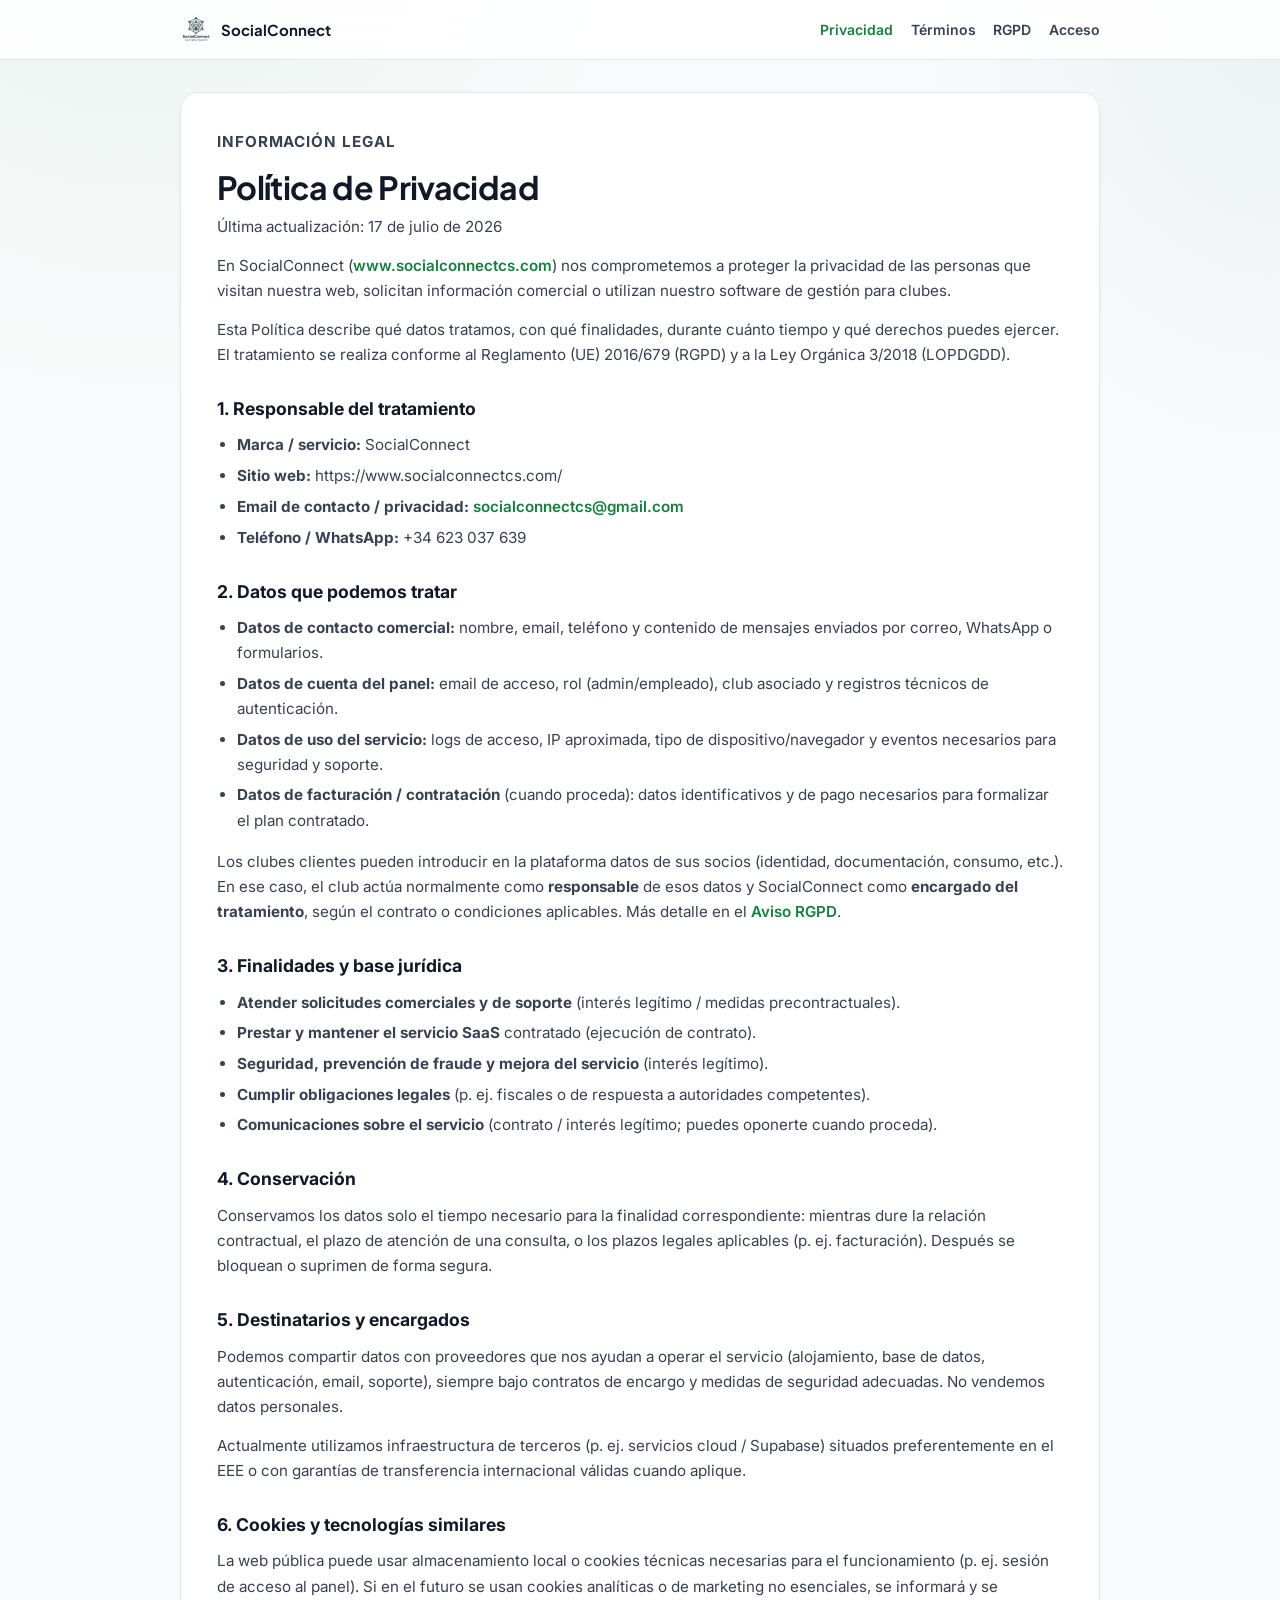
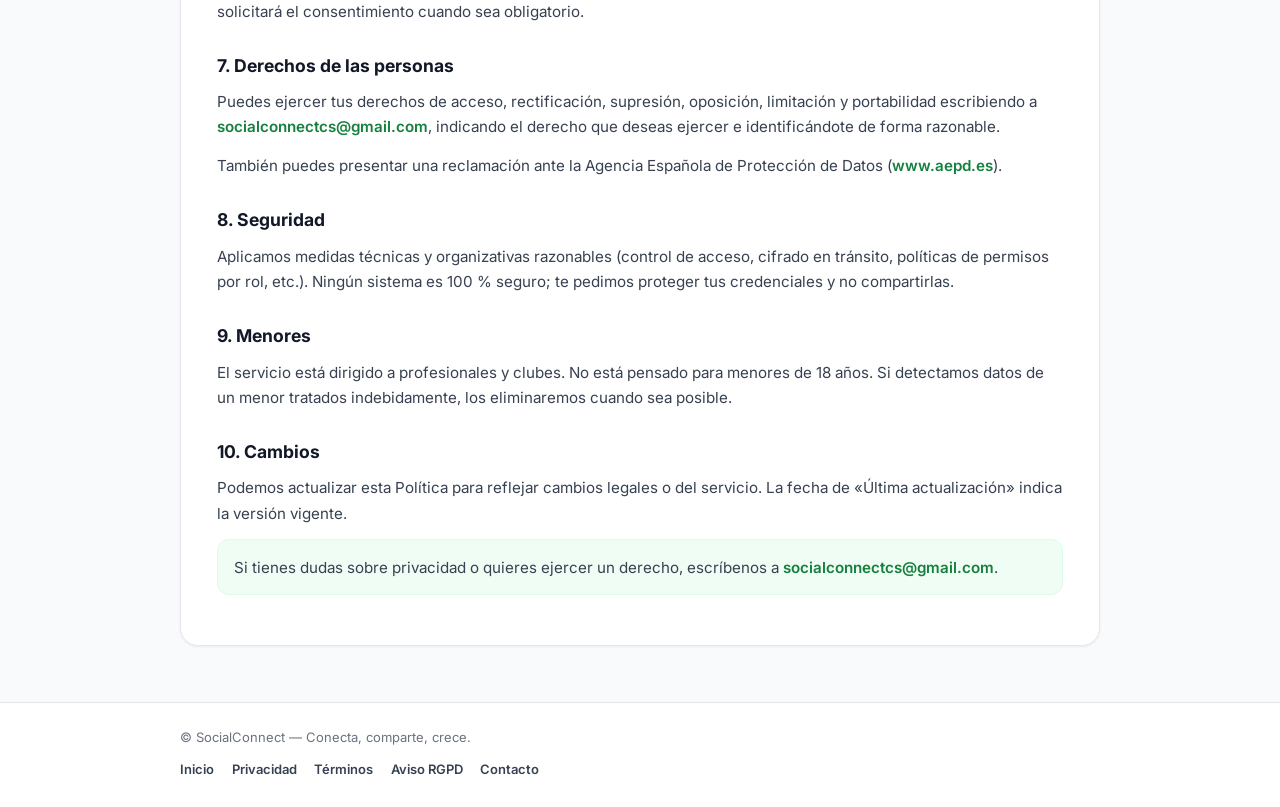
<file: legal/privacidad.html>
<!DOCTYPE html>
<html lang="es">
  <head>
    <meta charset="utf-8" />
    <meta name="viewport" content="width=device-width, initial-scale=1" />
    <meta name="theme-color" content="#14532d" />
    <title>Política de Privacidad — SocialConnect</title>
    <meta
      name="description"
      content="Política de Privacidad de SocialConnect: cómo tratamos los datos personales de clientes, usuarios del panel y visitantes de la web."
    />
    <link rel="canonical" href="https://www.socialconnectcs.com/legal/privacidad.html" />
    <meta name="robots" content="index,follow" />
    <link rel="icon" href="../assets/img/favicon.png?v=8" type="image/png" />
    <link rel="stylesheet" href="../css/theme.css?v=34" />
    <link rel="stylesheet" href="../css/sc-legal.css?v=1" />
  </head>
  <body class="legal-page">
    <div class="legal-shell">
      <header class="legal-header">
        <div class="legal-header__inner">
          <a class="legal-brand" href="../index.html">
            <img src="../assets/img/logo-socialconnect-square.png?v=8" alt="" width="32" height="32" decoding="async" />
            <span>SocialConnect</span>
          </a>
          <nav class="legal-header__nav" aria-label="Páginas legales">
            <a href="privacidad.html" aria-current="page">Privacidad</a>
            <a href="terminos.html">Términos</a>
            <a href="rgpd.html">RGPD</a>
            <a href="../index.html#acceso">Acceso</a>
          </nav>
        </div>
      </header>

      <main class="legal-main">
        <article class="legal-article">
          <p class="legal-kicker">Información legal</p>
          <h1>Política de Privacidad</h1>
          <p class="legal-updated">Última actualización: 17 de julio de 2026</p>

          <p>
            En SocialConnect (<a href="https://www.socialconnectcs.com/">www.socialconnectcs.com</a>) nos comprometemos a
            proteger la privacidad de las personas que visitan nuestra web, solicitan información comercial o utilizan
            nuestro software de gestión para clubes.
          </p>
          <p>
            Esta Política describe qué datos tratamos, con qué finalidades, durante cuánto tiempo y qué derechos puedes
            ejercer. El tratamiento se realiza conforme al Reglamento (UE) 2016/679 (RGPD) y a la Ley Orgánica 3/2018
            (LOPDGDD).
          </p>

          <h2>1. Responsable del tratamiento</h2>
          <ul>
            <li><strong>Marca / servicio:</strong> SocialConnect</li>
            <li><strong>Sitio web:</strong> https://www.socialconnectcs.com/</li>
            <li>
              <strong>Email de contacto / privacidad:</strong>
              <a href="mailto:socialconnectcs@gmail.com">socialconnectcs@gmail.com</a>
            </li>
            <li><strong>Teléfono / WhatsApp:</strong> +34 623 037 639</li>
          </ul>

          <h2>2. Datos que podemos tratar</h2>
          <ul>
            <li>
              <strong>Datos de contacto comercial:</strong> nombre, email, teléfono y contenido de mensajes enviados por
              correo, WhatsApp o formularios.
            </li>
            <li>
              <strong>Datos de cuenta del panel:</strong> email de acceso, rol (admin/empleado), club asociado y registros
              técnicos de autenticación.
            </li>
            <li>
              <strong>Datos de uso del servicio:</strong> logs de acceso, IP aproximada, tipo de dispositivo/navegador y
              eventos necesarios para seguridad y soporte.
            </li>
            <li>
              <strong>Datos de facturación / contratación</strong> (cuando proceda): datos identificativos y de pago
              necesarios para formalizar el plan contratado.
            </li>
          </ul>
          <p>
            Los clubes clientes pueden introducir en la plataforma datos de sus socios (identidad, documentación,
            consumo, etc.). En ese caso, el club actúa normalmente como <strong>responsable</strong> de esos datos y
            SocialConnect como <strong>encargado del tratamiento</strong>, según el contrato o condiciones aplicables.
            Más detalle en el
            <a href="rgpd.html">Aviso RGPD</a>.
          </p>

          <h2>3. Finalidades y base jurídica</h2>
          <ul>
            <li>
              <strong>Atender solicitudes comerciales y de soporte</strong> (interés legítimo / medidas precontractuales).
            </li>
            <li>
              <strong>Prestar y mantener el servicio SaaS</strong> contratado (ejecución de contrato).
            </li>
            <li>
              <strong>Seguridad, prevención de fraude y mejora del servicio</strong> (interés legítimo).
            </li>
            <li>
              <strong>Cumplir obligaciones legales</strong> (p. ej. fiscales o de respuesta a autoridades competentes).
            </li>
            <li>
              <strong>Comunicaciones sobre el servicio</strong> (contrato / interés legítimo; puedes oponerte cuando
              proceda).
            </li>
          </ul>

          <h2>4. Conservación</h2>
          <p>
            Conservamos los datos solo el tiempo necesario para la finalidad correspondiente: mientras dure la relación
            contractual, el plazo de atención de una consulta, o los plazos legales aplicables (p. ej. facturación).
            Después se bloquean o suprimen de forma segura.
          </p>

          <h2>5. Destinatarios y encargados</h2>
          <p>
            Podemos compartir datos con proveedores que nos ayudan a operar el servicio (alojamiento, base de datos,
            autenticación, email, soporte), siempre bajo contratos de encargo y medidas de seguridad adecuadas. No
            vendemos datos personales.
          </p>
          <p>
            Actualmente utilizamos infraestructura de terceros (p. ej. servicios cloud / Supabase) situados preferentemente
            en el EEE o con garantías de transferencia internacional válidas cuando aplique.
          </p>

          <h2>6. Cookies y tecnologías similares</h2>
          <p>
            La web pública puede usar almacenamiento local o cookies técnicas necesarias para el funcionamiento (p. ej.
            sesión de acceso al panel). Si en el futuro se usan cookies analíticas o de marketing no esenciales, se
            informará y se solicitará el consentimiento cuando sea obligatorio.
          </p>

          <h2>7. Derechos de las personas</h2>
          <p>Puedes ejercer tus derechos de acceso, rectificación, supresión, oposición, limitación y portabilidad
            escribiendo a
            <a href="mailto:socialconnectcs@gmail.com">socialconnectcs@gmail.com</a>, indicando el derecho que deseas
            ejercer e identificándote de forma razonable.
          </p>
          <p>
            También puedes presentar una reclamación ante la Agencia Española de Protección de Datos
            (<a href="https://www.aepd.es" target="_blank" rel="noopener noreferrer">www.aepd.es</a>).
          </p>

          <h2>8. Seguridad</h2>
          <p>
            Aplicamos medidas técnicas y organizativas razonables (control de acceso, cifrado en tránsito, políticas de
            permisos por rol, etc.). Ningún sistema es 100&nbsp;% seguro; te pedimos proteger tus credenciales y no
            compartirlas.
          </p>

          <h2>9. Menores</h2>
          <p>
            El servicio está dirigido a profesionales y clubes. No está pensado para menores de 18 años. Si detectamos
            datos de un menor tratados indebidamente, los eliminaremos cuando sea posible.
          </p>

          <h2>10. Cambios</h2>
          <p>
            Podemos actualizar esta Política para reflejar cambios legales o del servicio. La fecha de «Última
            actualización» indica la versión vigente.
          </p>

          <p class="legal-note">
            Si tienes dudas sobre privacidad o quieres ejercer un derecho, escríbenos a
            <a href="mailto:socialconnectcs@gmail.com">socialconnectcs@gmail.com</a>.
          </p>
        </article>
      </main>

      <footer class="legal-footer">
        <div class="legal-footer__inner">
          <p>© SocialConnect — Conecta, comparte, crece.</p>
          <div class="legal-footer__links">
            <a href="../index.html">Inicio</a>
            <a href="privacidad.html" aria-current="page">Privacidad</a>
            <a href="terminos.html">Términos</a>
            <a href="rgpd.html">Aviso RGPD</a>
            <a href="mailto:socialconnectcs@gmail.com">Contacto</a>
          </div>
        </div>
      </footer>
    </div>
  </body>
</html>
</file>
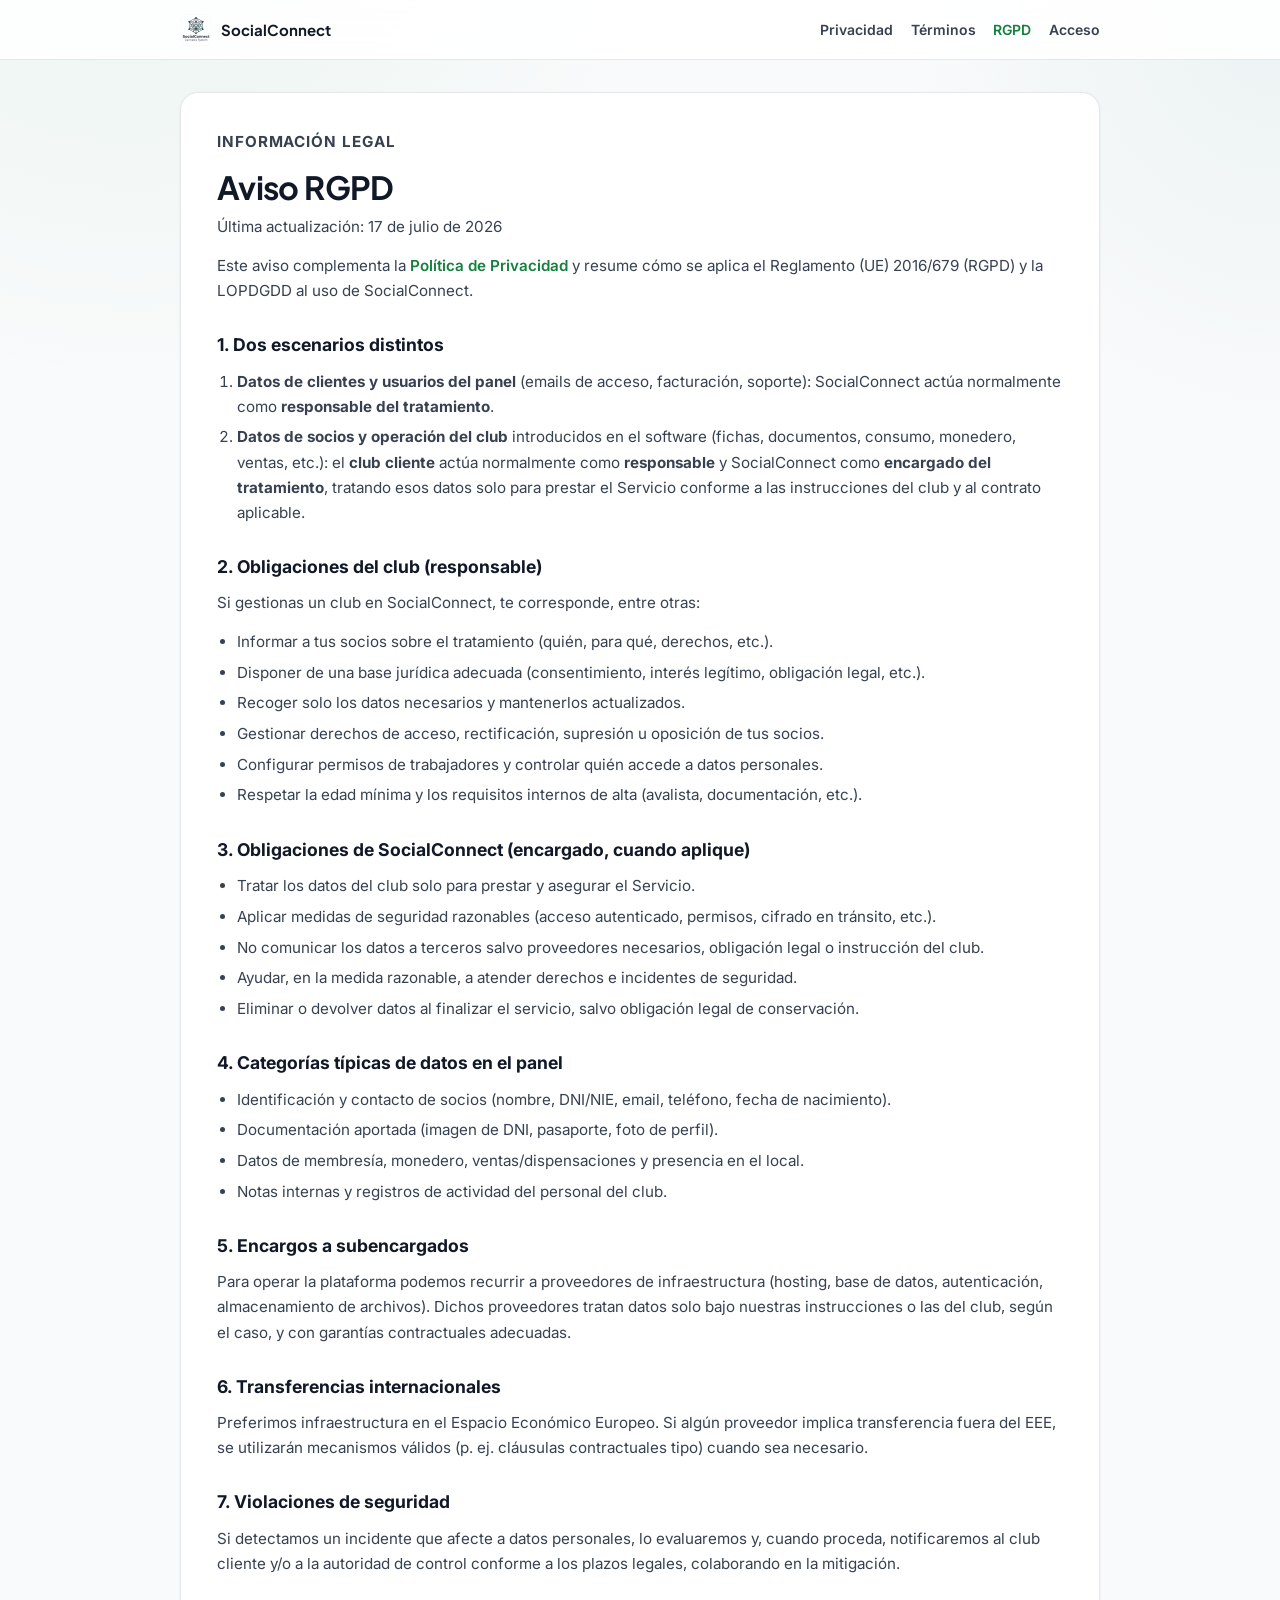
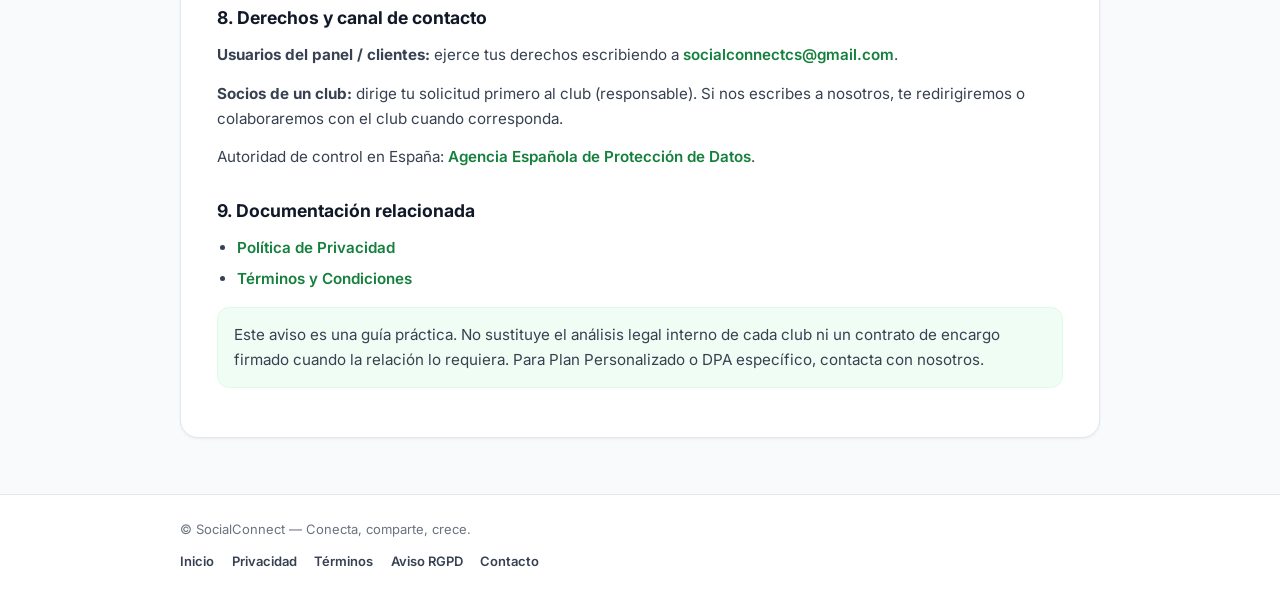
<file: legal/rgpd.html>
<!DOCTYPE html>
<html lang="es">
  <head>
    <meta charset="utf-8" />
    <meta name="viewport" content="width=device-width, initial-scale=1" />
    <meta name="theme-color" content="#14532d" />
    <title>Aviso RGPD — SocialConnect</title>
    <meta
      name="description"
      content="Aviso RGPD de SocialConnect: roles de responsable y encargado, tratamiento de datos de socios y derechos de las personas."
    />
    <link rel="canonical" href="https://www.socialconnectcs.com/legal/rgpd.html" />
    <meta name="robots" content="index,follow" />
    <link rel="icon" href="../assets/img/favicon.png?v=8" type="image/png" />
    <link rel="stylesheet" href="../css/theme.css?v=34" />
    <link rel="stylesheet" href="../css/sc-legal.css?v=1" />
  </head>
  <body class="legal-page">
    <div class="legal-shell">
      <header class="legal-header">
        <div class="legal-header__inner">
          <a class="legal-brand" href="../index.html">
            <img src="../assets/img/logo-socialconnect-square.png?v=8" alt="" width="32" height="32" decoding="async" />
            <span>SocialConnect</span>
          </a>
          <nav class="legal-header__nav" aria-label="Páginas legales">
            <a href="privacidad.html">Privacidad</a>
            <a href="terminos.html">Términos</a>
            <a href="rgpd.html" aria-current="page">RGPD</a>
            <a href="../index.html#acceso">Acceso</a>
          </nav>
        </div>
      </header>

      <main class="legal-main">
        <article class="legal-article">
          <p class="legal-kicker">Información legal</p>
          <h1>Aviso RGPD</h1>
          <p class="legal-updated">Última actualización: 17 de julio de 2026</p>

          <p>
            Este aviso complementa la
            <a href="privacidad.html">Política de Privacidad</a> y resume cómo se aplica el Reglamento (UE) 2016/679
            (RGPD) y la LOPDGDD al uso de SocialConnect.
          </p>

          <h2>1. Dos escenarios distintos</h2>
          <ol>
            <li>
              <strong>Datos de clientes y usuarios del panel</strong> (emails de acceso, facturación, soporte):
              SocialConnect actúa normalmente como <strong>responsable del tratamiento</strong>.
            </li>
            <li>
              <strong>Datos de socios y operación del club</strong> introducidos en el software (fichas, documentos,
              consumo, monedero, ventas, etc.): el <strong>club cliente</strong> actúa normalmente como
              <strong>responsable</strong> y SocialConnect como <strong>encargado del tratamiento</strong>, tratando
              esos datos solo para prestar el Servicio conforme a las instrucciones del club y al contrato aplicable.
            </li>
          </ol>

          <h2>2. Obligaciones del club (responsable)</h2>
          <p>Si gestionas un club en SocialConnect, te corresponde, entre otras:</p>
          <ul>
            <li>Informar a tus socios sobre el tratamiento (quién, para qué, derechos, etc.).</li>
            <li>Disponer de una base jurídica adecuada (consentimiento, interés legítimo, obligación legal, etc.).</li>
            <li>Recoger solo los datos necesarios y mantenerlos actualizados.</li>
            <li>Gestionar derechos de acceso, rectificación, supresión u oposición de tus socios.</li>
            <li>Configurar permisos de trabajadores y controlar quién accede a datos personales.</li>
            <li>Respetar la edad mínima y los requisitos internos de alta (avalista, documentación, etc.).</li>
          </ul>

          <h2>3. Obligaciones de SocialConnect (encargado, cuando aplique)</h2>
          <ul>
            <li>Tratar los datos del club solo para prestar y asegurar el Servicio.</li>
            <li>Aplicar medidas de seguridad razonables (acceso autenticado, permisos, cifrado en tránsito, etc.).</li>
            <li>No comunicar los datos a terceros salvo proveedores necesarios, obligación legal o instrucción del club.</li>
            <li>Ayudar, en la medida razonable, a atender derechos e incidentes de seguridad.</li>
            <li>Eliminar o devolver datos al finalizar el servicio, salvo obligación legal de conservación.</li>
          </ul>

          <h2>4. Categorías típicas de datos en el panel</h2>
          <ul>
            <li>Identificación y contacto de socios (nombre, DNI/NIE, email, teléfono, fecha de nacimiento).</li>
            <li>Documentación aportada (imagen de DNI, pasaporte, foto de perfil).</li>
            <li>Datos de membresía, monedero, ventas/dispensaciones y presencia en el local.</li>
            <li>Notas internas y registros de actividad del personal del club.</li>
          </ul>

          <h2>5. Encargos a subencargados</h2>
          <p>
            Para operar la plataforma podemos recurrir a proveedores de infraestructura (hosting, base de datos,
            autenticación, almacenamiento de archivos). Dichos proveedores tratan datos solo bajo nuestras instrucciones
            o las del club, según el caso, y con garantías contractuales adecuadas.
          </p>

          <h2>6. Transferencias internacionales</h2>
          <p>
            Preferimos infraestructura en el Espacio Económico Europeo. Si algún proveedor implica transferencia fuera
            del EEE, se utilizarán mecanismos válidos (p. ej. cláusulas contractuales tipo) cuando sea necesario.
          </p>

          <h2>7. Violaciones de seguridad</h2>
          <p>
            Si detectamos un incidente que afecte a datos personales, lo evaluaremos y, cuando proceda, notificaremos al
            club cliente y/o a la autoridad de control conforme a los plazos legales, colaborando en la mitigación.
          </p>

          <h2>8. Derechos y canal de contacto</h2>
          <p>
            <strong>Usuarios del panel / clientes:</strong> ejerce tus derechos escribiendo a
            <a href="mailto:socialconnectcs@gmail.com">socialconnectcs@gmail.com</a>.
          </p>
          <p>
            <strong>Socios de un club:</strong> dirige tu solicitud primero al club (responsable). Si nos escribes a
            nosotros, te redirigiremos o colaboraremos con el club cuando corresponda.
          </p>
          <p>
            Autoridad de control en España:
            <a href="https://www.aepd.es" target="_blank" rel="noopener noreferrer">Agencia Española de Protección de Datos</a>.
          </p>

          <h2>9. Documentación relacionada</h2>
          <ul>
            <li><a href="privacidad.html">Política de Privacidad</a></li>
            <li><a href="terminos.html">Términos y Condiciones</a></li>
          </ul>

          <p class="legal-note">
            Este aviso es una guía práctica. No sustituye el análisis legal interno de cada club ni un contrato de
            encargo firmado cuando la relación lo requiera. Para Plan Personalizado o DPA específico, contacta con
            nosotros.
          </p>
        </article>
      </main>

      <footer class="legal-footer">
        <div class="legal-footer__inner">
          <p>© SocialConnect — Conecta, comparte, crece.</p>
          <div class="legal-footer__links">
            <a href="../index.html">Inicio</a>
            <a href="privacidad.html">Privacidad</a>
            <a href="terminos.html">Términos</a>
            <a href="rgpd.html" aria-current="page">Aviso RGPD</a>
            <a href="mailto:socialconnectcs@gmail.com">Contacto</a>
          </div>
        </div>
      </footer>
    </div>
  </body>
</html>
</file>
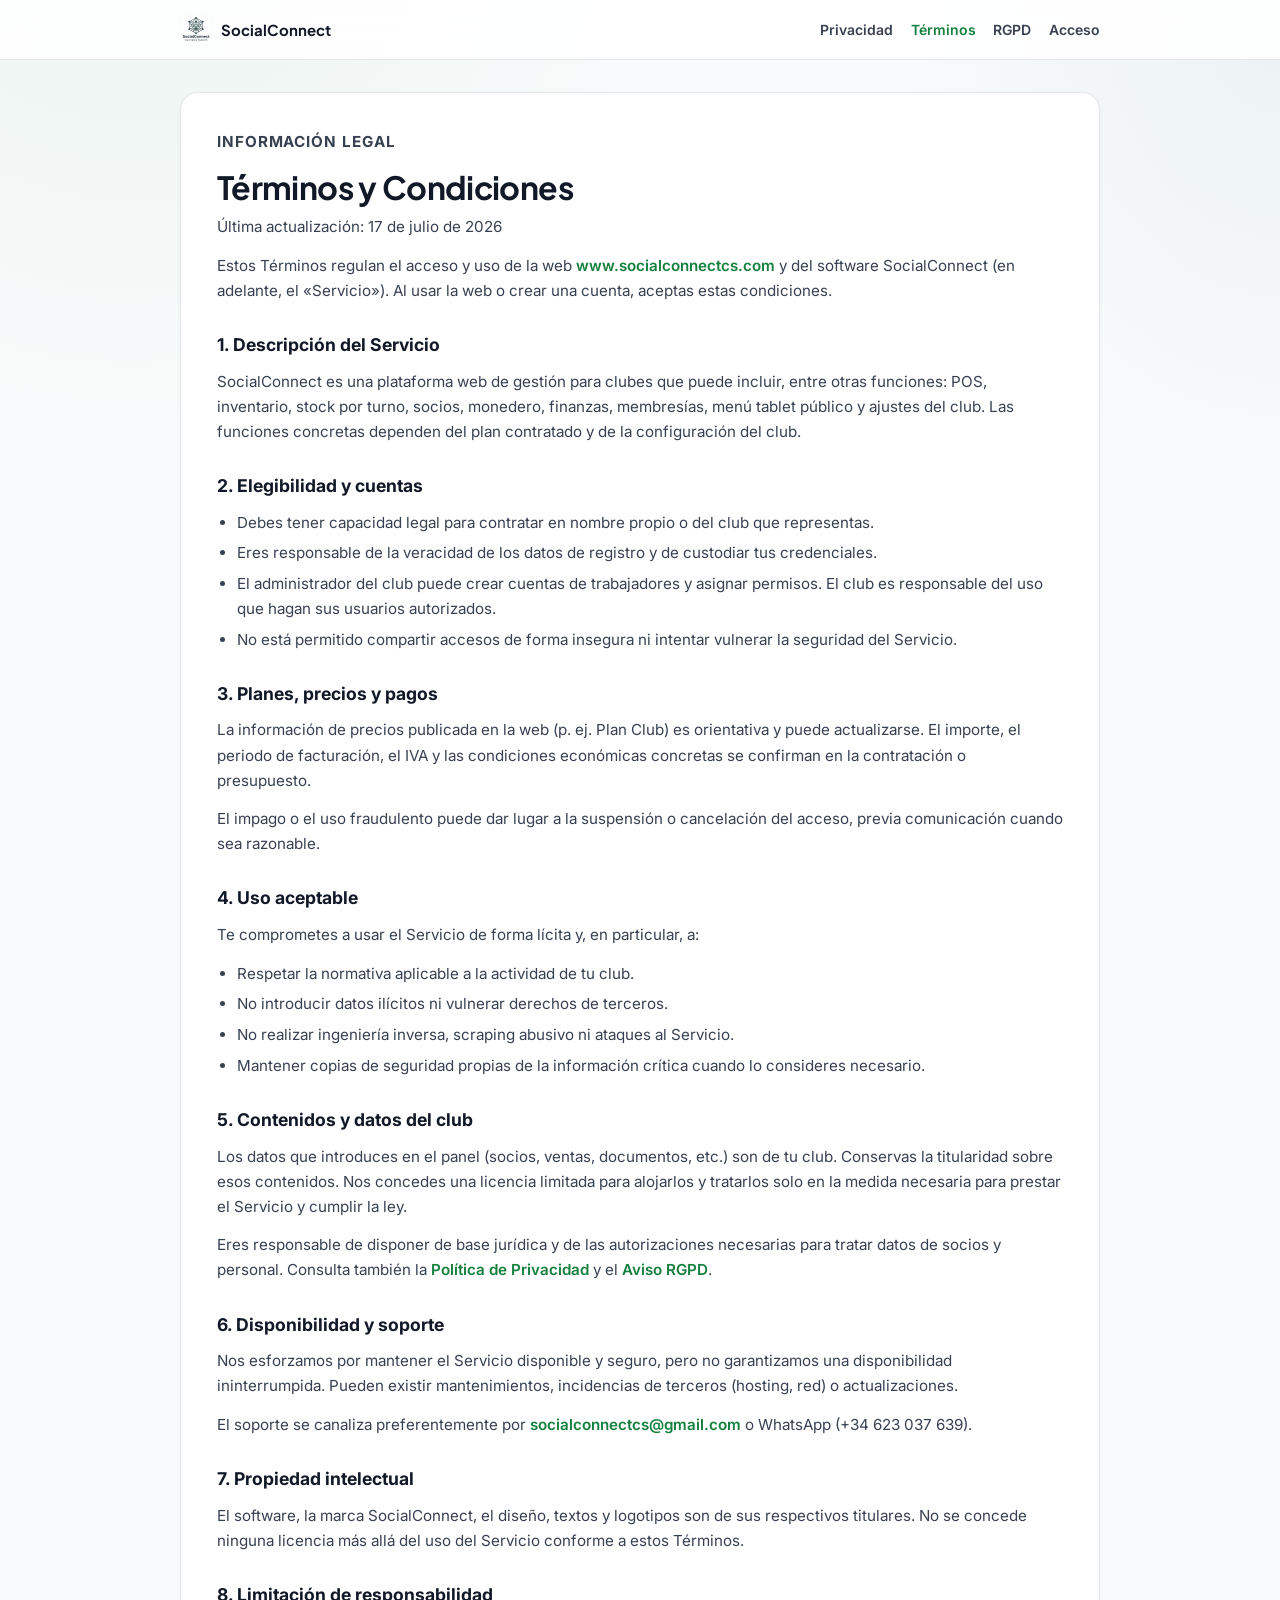
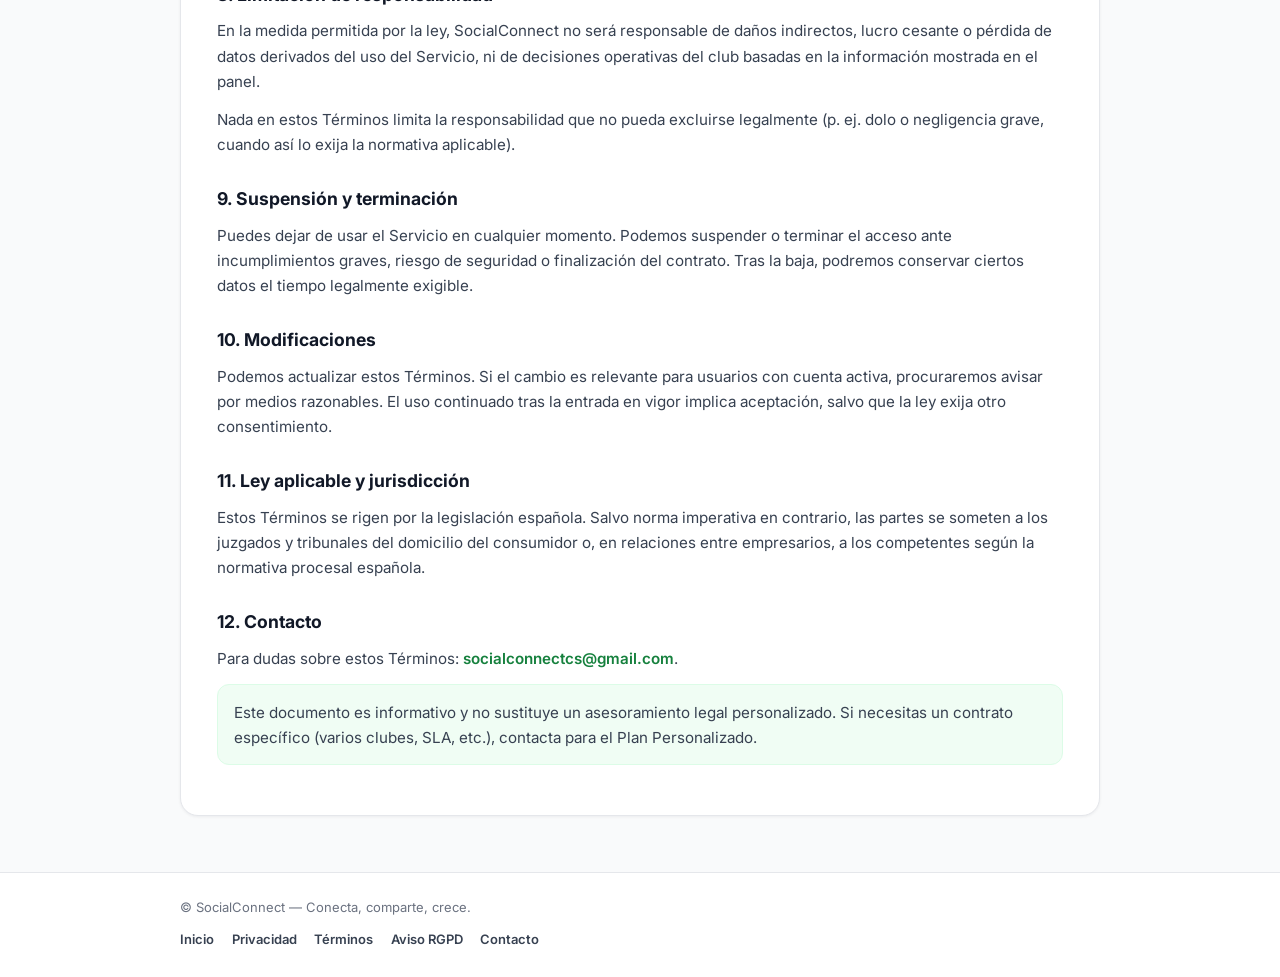
<file: legal/terminos.html>
<!DOCTYPE html>
<html lang="es">
  <head>
    <meta charset="utf-8" />
    <meta name="viewport" content="width=device-width, initial-scale=1" />
    <meta name="theme-color" content="#14532d" />
    <title>Términos y Condiciones — SocialConnect</title>
    <meta
      name="description"
      content="Términos y Condiciones de uso de SocialConnect, el software de gestión para clubes (POS, inventario, socios y finanzas)."
    />
    <link rel="canonical" href="https://www.socialconnectcs.com/legal/terminos.html" />
    <meta name="robots" content="index,follow" />
    <link rel="icon" href="../assets/img/favicon.png?v=8" type="image/png" />
    <link rel="stylesheet" href="../css/theme.css?v=34" />
    <link rel="stylesheet" href="../css/sc-legal.css?v=1" />
  </head>
  <body class="legal-page">
    <div class="legal-shell">
      <header class="legal-header">
        <div class="legal-header__inner">
          <a class="legal-brand" href="../index.html">
            <img src="../assets/img/logo-socialconnect-square.png?v=8" alt="" width="32" height="32" decoding="async" />
            <span>SocialConnect</span>
          </a>
          <nav class="legal-header__nav" aria-label="Páginas legales">
            <a href="privacidad.html">Privacidad</a>
            <a href="terminos.html" aria-current="page">Términos</a>
            <a href="rgpd.html">RGPD</a>
            <a href="../index.html#acceso">Acceso</a>
          </nav>
        </div>
      </header>

      <main class="legal-main">
        <article class="legal-article">
          <p class="legal-kicker">Información legal</p>
          <h1>Términos y Condiciones</h1>
          <p class="legal-updated">Última actualización: 17 de julio de 2026</p>

          <p>
            Estos Términos regulan el acceso y uso de la web
            <a href="https://www.socialconnectcs.com/">www.socialconnectcs.com</a> y del software SocialConnect
            (en adelante, el «Servicio»). Al usar la web o crear una cuenta, aceptas estas condiciones.
          </p>

          <h2>1. Descripción del Servicio</h2>
          <p>
            SocialConnect es una plataforma web de gestión para clubes que puede incluir, entre otras funciones: POS,
            inventario, stock por turno, socios, monedero, finanzas, membresías, menú tablet público y ajustes del club.
            Las funciones concretas dependen del plan contratado y de la configuración del club.
          </p>

          <h2>2. Elegibilidad y cuentas</h2>
          <ul>
            <li>Debes tener capacidad legal para contratar en nombre propio o del club que representas.</li>
            <li>Eres responsable de la veracidad de los datos de registro y de custodiar tus credenciales.</li>
            <li>
              El administrador del club puede crear cuentas de trabajadores y asignar permisos. El club es responsable del
              uso que hagan sus usuarios autorizados.
            </li>
            <li>No está permitido compartir accesos de forma insegura ni intentar vulnerar la seguridad del Servicio.</li>
          </ul>

          <h2>3. Planes, precios y pagos</h2>
          <p>
            La información de precios publicada en la web (p. ej. Plan Club) es orientativa y puede actualizarse. El
            importe, el periodo de facturación, el IVA y las condiciones económicas concretas se confirman en la
            contratación o presupuesto.
          </p>
          <p>
            El impago o el uso fraudulento puede dar lugar a la suspensión o cancelación del acceso, previa comunicación
            cuando sea razonable.
          </p>

          <h2>4. Uso aceptable</h2>
          <p>Te comprometes a usar el Servicio de forma lícita y, en particular, a:</p>
          <ul>
            <li>Respetar la normativa aplicable a la actividad de tu club.</li>
            <li>No introducir datos ilícitos ni vulnerar derechos de terceros.</li>
            <li>No realizar ingeniería inversa, scraping abusivo ni ataques al Servicio.</li>
            <li>Mantener copias de seguridad propias de la información crítica cuando lo consideres necesario.</li>
          </ul>

          <h2>5. Contenidos y datos del club</h2>
          <p>
            Los datos que introduces en el panel (socios, ventas, documentos, etc.) son de tu club. Conservas la
            titularidad sobre esos contenidos. Nos concedes una licencia limitada para alojarlos y tratarlos solo en la
            medida necesaria para prestar el Servicio y cumplir la ley.
          </p>
          <p>
            Eres responsable de disponer de base jurídica y de las autorizaciones necesarias para tratar datos de socios
            y personal. Consulta también la
            <a href="privacidad.html">Política de Privacidad</a> y el
            <a href="rgpd.html">Aviso RGPD</a>.
          </p>

          <h2>6. Disponibilidad y soporte</h2>
          <p>
            Nos esforzamos por mantener el Servicio disponible y seguro, pero no garantizamos una disponibilidad
            ininterrumpida. Pueden existir mantenimientos, incidencias de terceros (hosting, red) o actualizaciones.
          </p>
          <p>
            El soporte se canaliza preferentemente por
            <a href="mailto:socialconnectcs@gmail.com">socialconnectcs@gmail.com</a> o WhatsApp (+34 623 037 639).
          </p>

          <h2>7. Propiedad intelectual</h2>
          <p>
            El software, la marca SocialConnect, el diseño, textos y logotipos son de sus respectivos titulares. No se
            concede ninguna licencia más allá del uso del Servicio conforme a estos Términos.
          </p>

          <h2>8. Limitación de responsabilidad</h2>
          <p>
            En la medida permitida por la ley, SocialConnect no será responsable de daños indirectos, lucro cesante o
            pérdida de datos derivados del uso del Servicio, ni de decisiones operativas del club basadas en la
            información mostrada en el panel.
          </p>
          <p>
            Nada en estos Términos limita la responsabilidad que no pueda excluirse legalmente (p. ej. dolo o
            negligencia grave, cuando así lo exija la normativa aplicable).
          </p>

          <h2>9. Suspensión y terminación</h2>
          <p>
            Puedes dejar de usar el Servicio en cualquier momento. Podemos suspender o terminar el acceso ante
            incumplimientos graves, riesgo de seguridad o finalización del contrato. Tras la baja, podremos conservar
            ciertos datos el tiempo legalmente exigible.
          </p>

          <h2>10. Modificaciones</h2>
          <p>
            Podemos actualizar estos Términos. Si el cambio es relevante para usuarios con cuenta activa, procuraremos
            avisar por medios razonables. El uso continuado tras la entrada en vigor implica aceptación, salvo que la ley
            exija otro consentimiento.
          </p>

          <h2>11. Ley aplicable y jurisdicción</h2>
          <p>
            Estos Términos se rigen por la legislación española. Salvo norma imperativa en contrario, las partes se
            someten a los juzgados y tribunales del domicilio del consumidor o, en relaciones entre empresarios, a los
            competentes según la normativa procesal española.
          </p>

          <h2>12. Contacto</h2>
          <p>
            Para dudas sobre estos Términos:
            <a href="mailto:socialconnectcs@gmail.com">socialconnectcs@gmail.com</a>.
          </p>

          <p class="legal-note">
            Este documento es informativo y no sustituye un asesoramiento legal personalizado. Si necesitas un contrato
            específico (varios clubes, SLA, etc.), contacta para el Plan Personalizado.
          </p>
        </article>
      </main>

      <footer class="legal-footer">
        <div class="legal-footer__inner">
          <p>© SocialConnect — Conecta, comparte, crece.</p>
          <div class="legal-footer__links">
            <a href="../index.html">Inicio</a>
            <a href="privacidad.html">Privacidad</a>
            <a href="terminos.html" aria-current="page">Términos</a>
            <a href="rgpd.html">Aviso RGPD</a>
            <a href="mailto:socialconnectcs@gmail.com">Contacto</a>
          </div>
        </div>
      </footer>
    </div>
  </body>
</html>
</file>
<file: css/theme.css>
/* Social Connect V2 — Tema alineado con SocialConnect (limpio, verde, DM Sans) */

@import url("https://fonts.googleapis.com/css2?family=Inter:wght@400;500;600;700&family=DM+Sans:ital,opsz,wght@0,9..40,400;0,9..40,500;0,9..40,600;0,9..40,700&family=Plus+Jakarta+Sans:wght@700;800&display=swap");

:root {
  color-scheme: light;
  /* Paleta tipo SocialConnect */
  --g: #16a34a;
  --gl: #22c55e;
  --gd: #15803d;
  --gbg: #f0fdf4;
  --gs: #dcfce7;
  --t: #0d9488;
  --td: #0f766e;
  --r: #dc2626;
  --rs: #fee2e2;
  --tx: #111827;
  --tx2: #374151;
  --tx3: #6b7280;
  --tx4: #9ca3af;
  --bd: #e5e7eb;
  --bg: #f9fafb;
  --bg2: #f3f4f6;
  --w: #fff;
  /* Emil Kowalski — strong curves (easing.dev) */
  --ease-out: cubic-bezier(0.23, 1, 0.32, 1);
  --ease-in-out: cubic-bezier(0.77, 0, 0.175, 1);
  --ease-drawer: cubic-bezier(0.32, 0.72, 0, 1);
  --duration-press: 160ms;
  --duration-ui: 220ms;
  --duration-reveal: 500ms;
  --radius-sm: 8px;
  --radius-lg: 18px;
  --radius-xl: 22px;
  --ring: rgba(22, 163, 74, 0.35);

  /* Compatibilidad con clases antiguas */
  --ink: var(--tx);
  --ink-muted: var(--tx3);
  --font: "Inter", "DM Sans", system-ui, -apple-system, sans-serif;
  --font-display: "Plus Jakarta Sans", system-ui, sans-serif;
  --radius: 14px;
  --shadow: 0 1px 3px rgba(15, 23, 42, 0.06);
  --shadow-md: 0 8px 24px rgba(15, 23, 42, 0.08);
  --shadow-lg: 0 24px 48px rgba(15, 23, 42, 0.1);
}

*,
*::before,
*::after {
  box-sizing: border-box;
}

html {
  scroll-behavior: smooth;
}

html,
body {
  margin: 0;
  min-height: 100%;
}

body {
  font-family: var(--font);
  font-size: 15px;
  line-height: 1.55;
  color: var(--tx);
  background: var(--bg);
  -webkit-font-smoothing: antialiased;
}

::selection {
  background: rgba(22, 163, 74, 0.22);
  color: var(--tx);
}

a {
  color: var(--g);
  font-weight: 600;
  text-decoration: none;
}

a:hover {
  text-decoration: underline;
}

/* Login / páginas centradas */
.shell {
  min-height: 100dvh;
  display: flex;
  flex-direction: column;
  align-items: center;
  justify-content: center;
  padding: 1.5rem;
}

/* Acceso — fondo ambiental + tarjeta cristal */
.shell--auth {
  position: relative;
  isolation: isolate;
  background:
    radial-gradient(ellipse 110% 85% at 50% -25%, rgba(34, 197, 94, 0.22), transparent 58%),
    radial-gradient(ellipse 90% 55% at 100% 5%, rgba(13, 148, 136, 0.14), transparent 50%),
    radial-gradient(ellipse 70% 45% at 0% 95%, rgba(22, 163, 74, 0.1), transparent 48%),
    linear-gradient(168deg, #ecfdf5 0%, #f0fdf9 24%, #f8fafc 52%, #eef2f7 100%);
  background-attachment: fixed;
}

.shell--auth::before {
  content: "";
  position: fixed;
  inset: 0;
  z-index: -1;
  opacity: 0.45;
  background-image: url("data:image/svg+xml,%3Csvg xmlns='http://www.w3.org/2000/svg' width='56' height='56' viewBox='0 0 56 56'%3E%3Cpath fill='%2316a34a' fill-opacity='0.04' d='M28 0h14v14H28V0zm0 42h14v14H28V42zM0 28h14v14H0V28zm42-14h14v14H42V14z'/%3E%3C/svg%3E");
  pointer-events: none;
}

.shell--app {
  justify-content: flex-start;
  align-items: stretch;
  padding-top: 2rem;
}

/* Fondo suave para paneles fullscreen (ej. superadmin), sin pisar el club */
body:not(.has-club-topnav) .shell--app {
  min-height: 100dvh;
  padding-bottom: 2.5rem;
  background:
    radial-gradient(ellipse 95% 55% at 50% -15%, rgba(34, 197, 94, 0.12), transparent 52%),
    radial-gradient(ellipse 80% 40% at 100% 0%, rgba(13, 148, 136, 0.06), transparent 45%),
    linear-gradient(180deg, #f0fdf9 0%, var(--bg) 42%);
  background-attachment: fixed;
}

.panel {
  position: relative;
  width: min(440px, 100%);
  background: var(--w);
  border: 1px solid var(--bd);
  border-radius: var(--radius-lg);
  box-shadow: var(--shadow-md), var(--shadow-lg);
  padding: 2rem 1.75rem 1.75rem;
  transition: box-shadow 0.25s var(--ease-out), transform 0.25s var(--ease-out);
}

.shell--auth .panel {
  width: min(420px, 100%);
  padding: 2.35rem 2rem 2rem;
  border-radius: var(--radius-xl);
  border: 1px solid rgba(255, 255, 255, 0.88);
  background: rgba(255, 255, 255, 0.86);
  backdrop-filter: blur(22px);
  -webkit-backdrop-filter: blur(22px);
  box-shadow:
    0 1px 0 rgba(255, 255, 255, 0.95) inset,
    0 28px 56px rgba(15, 23, 42, 0.11),
    0 10px 28px rgba(22, 163, 74, 0.07);
}

.shell--auth .panel::before {
  content: "";
  position: absolute;
  top: 0;
  left: 1.75rem;
  right: 1.75rem;
  height: 3px;
  border-radius: 0 0 6px 6px;
  background: linear-gradient(90deg, var(--g) 0%, var(--t) 100%);
  opacity: 0.95;
}

.panel--wide {
  width: min(1120px, 100%);
  max-width: 100%;
  margin-left: auto;
  margin-right: auto;
  border-radius: var(--radius-lg);
}

.shell--app .panel--wide {
  border: 1px solid rgba(148, 163, 184, 0.22);
  box-shadow: var(--shadow-md), 0 28px 48px rgba(15, 23, 42, 0.06);
  padding-left: clamp(1.1rem, 2.5vw, 1.85rem);
  padding-right: clamp(1.1rem, 2.5vw, 1.85rem);
  padding-top: 1.35rem;
}

.brand {
  display: flex;
  flex-direction: column;
  align-items: center;
  text-align: center;
  margin-bottom: 1.65rem;
}

.brand__mark {
  width: 52px;
  height: 52px;
  margin-bottom: 1rem;
  border-radius: 15px;
  background: linear-gradient(145deg, var(--g) 0%, var(--td) 100%);
  color: #fff;
  display: flex;
  align-items: center;
  justify-content: center;
  box-shadow:
    0 1px 0 rgba(255, 255, 255, 0.25) inset,
    0 12px 28px rgba(22, 163, 74, 0.32);
}

.brand__mark svg {
  display: block;
}

.brand__title {
  margin: 0 0 0.4rem;
  font-family: var(--font-display);
  font-size: clamp(1.55rem, 4.5vw, 1.85rem);
  font-weight: 800;
  letter-spacing: -0.035em;
  line-height: 1.15;
  background: linear-gradient(120deg, #14532d 0%, #16a34a 38%, #0d9488 100%);
  -webkit-background-clip: text;
  background-clip: text;
  color: transparent;
}

.brand__sub {
  margin: 0;
  max-width: 28ch;
  color: var(--tx3);
  font-size: 0.94rem;
  line-height: 1.45;
}

/* Formularios */
.form__row {
  margin-bottom: 1rem;
}

.form__row label {
  display: block;
  font-size: 0.82rem;
  font-weight: 600;
  margin-bottom: 0.35rem;
  color: var(--tx2);
}

.input {
  width: 100%;
  padding: 0.62rem 0.85rem;
  border-radius: var(--radius-sm);
  border: 1.5px solid var(--bd);
  background: rgba(255, 255, 255, 0.96);
  font: inherit;
  font-size: 0.94rem;
  color: var(--tx);
  transition: border-color 0.2s var(--ease-out), box-shadow 0.2s var(--ease-out);
}

.input:hover:not(:focus) {
  border-color: #d1d5db;
}

.input:focus {
  outline: none;
  border-color: var(--g);
  box-shadow: 0 0 0 3px var(--ring);
}

.input::placeholder {
  color: var(--tx4);
}

.hint {
  font-size: 0.78rem;
  color: var(--tx3);
  margin-top: 0.35rem;
}

.hint code {
  font-size: 0.85em;
  background: var(--bg2);
  padding: 0.1rem 0.35rem;
  border-radius: 4px;
}

/* Botones (primario verde como SocialConnect .btn-g) */
.btn {
  display: inline-flex;
  align-items: center;
  justify-content: center;
  gap: 0.4rem;
  padding: 0.58rem 1.1rem;
  border-radius: var(--radius-sm);
  font-family: var(--font);
  font-size: 0.88rem;
  font-weight: 600;
  cursor: pointer;
  border: none;
  line-height: 1.25;
  background: linear-gradient(180deg, var(--gl) 0%, var(--g) 100%);
  color: #fff;
  box-shadow:
    0 1px 0 rgba(255, 255, 255, 0.2) inset,
    0 4px 14px rgba(22, 163, 74, 0.28);
  transition: background 0.2s var(--ease-out), transform 0.15s var(--ease-out), box-shadow 0.2s var(--ease-out);
}

.btn:hover {
  background: linear-gradient(180deg, #4ade80 0%, var(--gd) 100%);
  transform: translateY(-1px);
  box-shadow:
    0 1px 0 rgba(255, 255, 255, 0.22) inset,
    0 8px 22px rgba(22, 163, 74, 0.32);
}

.btn:active {
  transform: scale(0.97);
  box-shadow: 0 1px 0 rgba(255, 255, 255, 0.15) inset, 0 2px 8px rgba(22, 163, 74, 0.22);
}

.btn:focus-visible {
  outline: none;
  box-shadow:
    0 1px 0 rgba(255, 255, 255, 0.2) inset,
    0 4px 14px rgba(22, 163, 74, 0.28),
    0 0 0 3px var(--ring);
}

.btn--block {
  width: 100%;
}

.btn--ghost {
  background: var(--w);
  color: var(--tx2);
  border: 1.5px solid var(--bd);
  box-shadow: none;
}

.btn--ghost:hover {
  border-color: rgba(22, 163, 74, 0.45);
  color: var(--gd);
  background: var(--gbg);
  transform: translateY(-1px);
}

.btn--ghost:focus-visible {
  outline: none;
  box-shadow: 0 0 0 3px var(--ring);
}

.btn--small {
  padding: 0.35rem 0.75rem;
  font-size: 0.78rem;
}

/* Mensajes */
.msg {
  min-height: 1.25rem;
  font-size: 0.88rem;
  margin-top: 0.75rem;
}

.msg--error {
  color: var(--r);
  font-weight: 600;
}

.msg--success {
  color: var(--g);
  font-weight: 600;
}

/* Dashboard compartido */
.dash-header {
  display: flex;
  flex-wrap: wrap;
  align-items: center;
  justify-content: space-between;
  gap: 1rem;
  margin-bottom: 1.25rem;
  padding-bottom: 1rem;
  border-bottom: 1px solid var(--bd);
}

.dash-header h1 {
  margin: 0;
  font-family: var(--font-display);
  font-size: clamp(1.25rem, 2.5vw, 1.45rem);
  font-weight: 800;
  letter-spacing: -0.025em;
  color: var(--tx);
  line-height: 1.2;
}

.dash-header__eyebrow {
  margin: 0 0 0.3rem;
  font-size: 0.7rem;
  font-weight: 800;
  letter-spacing: 0.12em;
  text-transform: uppercase;
  color: var(--t);
}

/* Superadmin — cabecera alineada con la marca */
.dash-header.dash-header--super {
  padding: 1.1rem 1.2rem 1.15rem;
  margin-bottom: 1.35rem;
  border-bottom: none;
  border-radius: var(--radius-lg);
  background: linear-gradient(135deg, rgba(240, 253, 244, 0.85) 0%, rgba(255, 255, 255, 0.98) 55%);
  border: 1px solid rgba(22, 163, 74, 0.14);
  box-shadow: 0 1px 0 rgba(255, 255, 255, 0.9) inset, var(--shadow);
}

.dash-meta {
  font-size: 0.88rem;
  color: var(--tx3);
}

.grid {
  display: grid;
  gap: 1.25rem;
}

@media (min-width: 900px) {
  .grid--2 {
    grid-template-columns: 1fr 1fr;
  }
}

.card-section {
  background: var(--w);
  border: 1px solid var(--bd);
  border-radius: var(--radius-lg);
  padding: 1.25rem 1.35rem 1.4rem;
  box-shadow: var(--shadow), 0 12px 32px rgba(15, 23, 42, 0.04);
}

.card-section h2 {
  margin: 0 0 1rem;
  font-family: var(--font-display);
  font-size: 0.95rem;
  font-weight: 800;
  letter-spacing: -0.01em;
  color: var(--tx);
}

.table-wrap {
  overflow-x: auto;
  border-radius: 10px;
  border: 1px solid var(--bd);
  background: var(--w);
}

table {
  width: 100%;
  border-collapse: collapse;
  font-size: 0.88rem;
}

th,
td {
  text-align: left;
  padding: 0.6rem 0.65rem;
  border-bottom: 1px solid var(--bd);
}

th {
  font-size: 0.68rem;
  font-weight: 600;
  color: var(--tx4);
  text-transform: uppercase;
  letter-spacing: 0.04em;
  background: var(--bg);
}

tbody tr:last-child td {
  border-bottom: none;
}

tbody tr:hover td {
  background: var(--bg);
}

.badge {
  display: inline-block;
  padding: 0.15rem 0.5rem;
  border-radius: 100px;
  font-size: 0.68rem;
  font-weight: 700;
}

.badge--on {
  background: var(--gs);
  color: var(--g);
}

.badge--off {
  background: var(--rs);
  color: var(--r);
}

.actions {
  white-space: nowrap;
}

.select {
  width: 100%;
  padding: 0.55rem 0.65rem;
  border-radius: 8px;
  border: 1.5px solid var(--bd);
  background: var(--w);
  font: inherit;
  font-size: 0.88rem;
  color: var(--tx);
  cursor: pointer;
}

.select:focus {
  outline: none;
  border-color: var(--g);
  box-shadow: 0 0 0 3px var(--ring);
}

.row-actions {
  display: flex;
  flex-wrap: wrap;
  gap: 0.5rem;
  align-items: center;
}

.footer-note {
  margin-top: 1.25rem;
  font-size: 0.82rem;
  color: var(--tx3);
  text-align: center;
}

a:focus-visible {
  outline: 2px solid var(--g);
  outline-offset: 2px;
  border-radius: 2px;
}

@media (prefers-reduced-motion: reduce) {
  *,
  *::before,
  *::after {
    scroll-behavior: auto !important;
    transition-duration: 0.01ms !important;
  }

  .btn:hover,
  .btn--ghost:hover {
    transform: none;
  }
}

::-webkit-scrollbar {
  width: 6px;
  height: 6px;
}

::-webkit-scrollbar-thumb {
  background: var(--bd);
  border-radius: 6px;
}

/* Marca — icono SocialConnect (recortado) + wordmark HTML donde haga falta */
.sc-logo {
  display: block;
  height: auto;
  max-width: 100%;
  object-fit: contain;
}

.sc-logo--sidebar-mark {
  width: 44px;
  height: 44px;
  flex-shrink: 0;
  border-radius: 8px;
  box-shadow: none;
}

.sc-logo--auth-card {
  width: 52px;
  height: 52px;
  flex-shrink: 0;
  border-radius: 0;
  box-shadow: none;
}

.sc-logo--hero {
  width: min(148px, 44vw);
  height: auto;
  border-radius: 22%;
  box-shadow: 0 10px 32px rgba(0, 0, 0, 0.22);
}

.sc-logo--admin {
  width: 44px;
  height: 44px;
  flex-shrink: 0;
  border-radius: 8px;
  box-shadow: none;
}

.sc-logo--menu {
  width: 36px;
  height: 36px;
  border-radius: 6px;
  box-shadow: none;
}
</file>
<file: css/sc-legal.css>
/* Páginas legales públicas — SocialConnect */

body.legal-page {
  margin: 0;
  min-height: 100vh;
  background:
    radial-gradient(ellipse 80% 50% at 10% -10%, rgba(22, 163, 74, 0.08), transparent 55%),
    radial-gradient(ellipse 60% 40% at 100% 0%, rgba(15, 118, 110, 0.06), transparent 50%),
    var(--bg);
  color: var(--tx);
  font-family: var(--font);
}

.legal-shell {
  min-height: 100vh;
  display: flex;
  flex-direction: column;
}

.legal-header {
  position: sticky;
  top: 0;
  z-index: 20;
  backdrop-filter: blur(12px);
  background: rgba(255, 255, 255, 0.88);
  border-bottom: 1px solid var(--bd);
}

.legal-header__inner {
  width: min(920px, calc(100% - 2rem));
  margin: 0 auto;
  padding: 0.85rem 0;
  display: flex;
  align-items: center;
  justify-content: space-between;
  gap: 1rem;
}

.legal-brand {
  display: inline-flex;
  align-items: center;
  gap: 0.55rem;
  text-decoration: none;
  color: var(--tx);
  font-weight: 700;
  font-family: var(--font-display);
}

.legal-brand img {
  width: 32px;
  height: 32px;
  border-radius: 8px;
}

.legal-header__nav {
  display: flex;
  flex-wrap: wrap;
  gap: 0.85rem 1.1rem;
  justify-content: flex-end;
}

.legal-header__nav a {
  font-size: 0.875rem;
  font-weight: 600;
  color: var(--tx2);
  text-decoration: none;
}

.legal-header__nav a:hover,
.legal-header__nav a[aria-current='page'] {
  color: var(--gd);
}

.legal-main {
  flex: 1;
  width: min(920px, calc(100% - 2rem));
  margin: 0 auto;
  padding: 2rem 0 3.5rem;
}

.legal-article {
  background: var(--w);
  border: 1px solid var(--bd);
  border-radius: 18px;
  padding: clamp(1.25rem, 3vw, 2.25rem);
  box-shadow: var(--shadow);
}

.legal-kicker {
  margin: 0 0 0.35rem;
  font-size: 0.75rem;
  font-weight: 700;
  letter-spacing: 0.06em;
  text-transform: uppercase;
  color: var(--tx3);
}

.legal-article h1 {
  margin: 0 0 0.5rem;
  font-family: var(--font-display);
  font-size: clamp(1.55rem, 3vw, 2rem);
  letter-spacing: -0.02em;
  line-height: 1.2;
}

.legal-updated {
  margin: 0 0 1.5rem;
  font-size: 0.875rem;
  color: var(--tx3);
}

.legal-article h2 {
  margin: 1.75rem 0 0.65rem;
  font-size: 1.1rem;
  font-weight: 700;
  color: var(--tx);
}

.legal-article p,
.legal-article li {
  font-size: 0.95rem;
  line-height: 1.65;
  color: var(--tx2);
}

.legal-article p {
  margin: 0 0 0.85rem;
}

.legal-article ul,
.legal-article ol {
  margin: 0 0 1rem;
  padding-left: 1.25rem;
}

.legal-article li + li {
  margin-top: 0.35rem;
}

.legal-article a {
  color: var(--gd);
  font-weight: 600;
}

.legal-note {
  margin-top: 1.25rem;
  padding: 0.9rem 1rem;
  border-radius: 12px;
  background: var(--gbg);
  border: 1px solid var(--gs);
  font-size: 0.875rem;
  color: var(--tx2);
  line-height: 1.55;
}

.legal-footer {
  border-top: 1px solid var(--bd);
  background: #fff;
  padding: 1.5rem max(1rem, env(safe-area-inset-right)) max(1.75rem, env(safe-area-inset-bottom))
    max(1rem, env(safe-area-inset-left));
}

.legal-footer__inner {
  width: min(920px, 100%);
  margin: 0 auto;
  display: flex;
  flex-direction: column;
  gap: 0.75rem;
}

.legal-footer p {
  margin: 0;
  font-size: 0.8125rem;
  color: var(--tx3);
}

.legal-footer__links {
  display: flex;
  flex-wrap: wrap;
  gap: 0.85rem 1.1rem;
}

.legal-footer__links a {
  font-size: 0.8125rem;
  font-weight: 600;
  color: var(--tx2);
  text-decoration: none;
}

.legal-footer__links a:hover {
  color: var(--gd);
}

@media (max-width: 640px) {
  .legal-header__inner {
    flex-direction: column;
    align-items: flex-start;
  }

  .legal-header__nav {
    justify-content: flex-start;
  }
}
</file>
